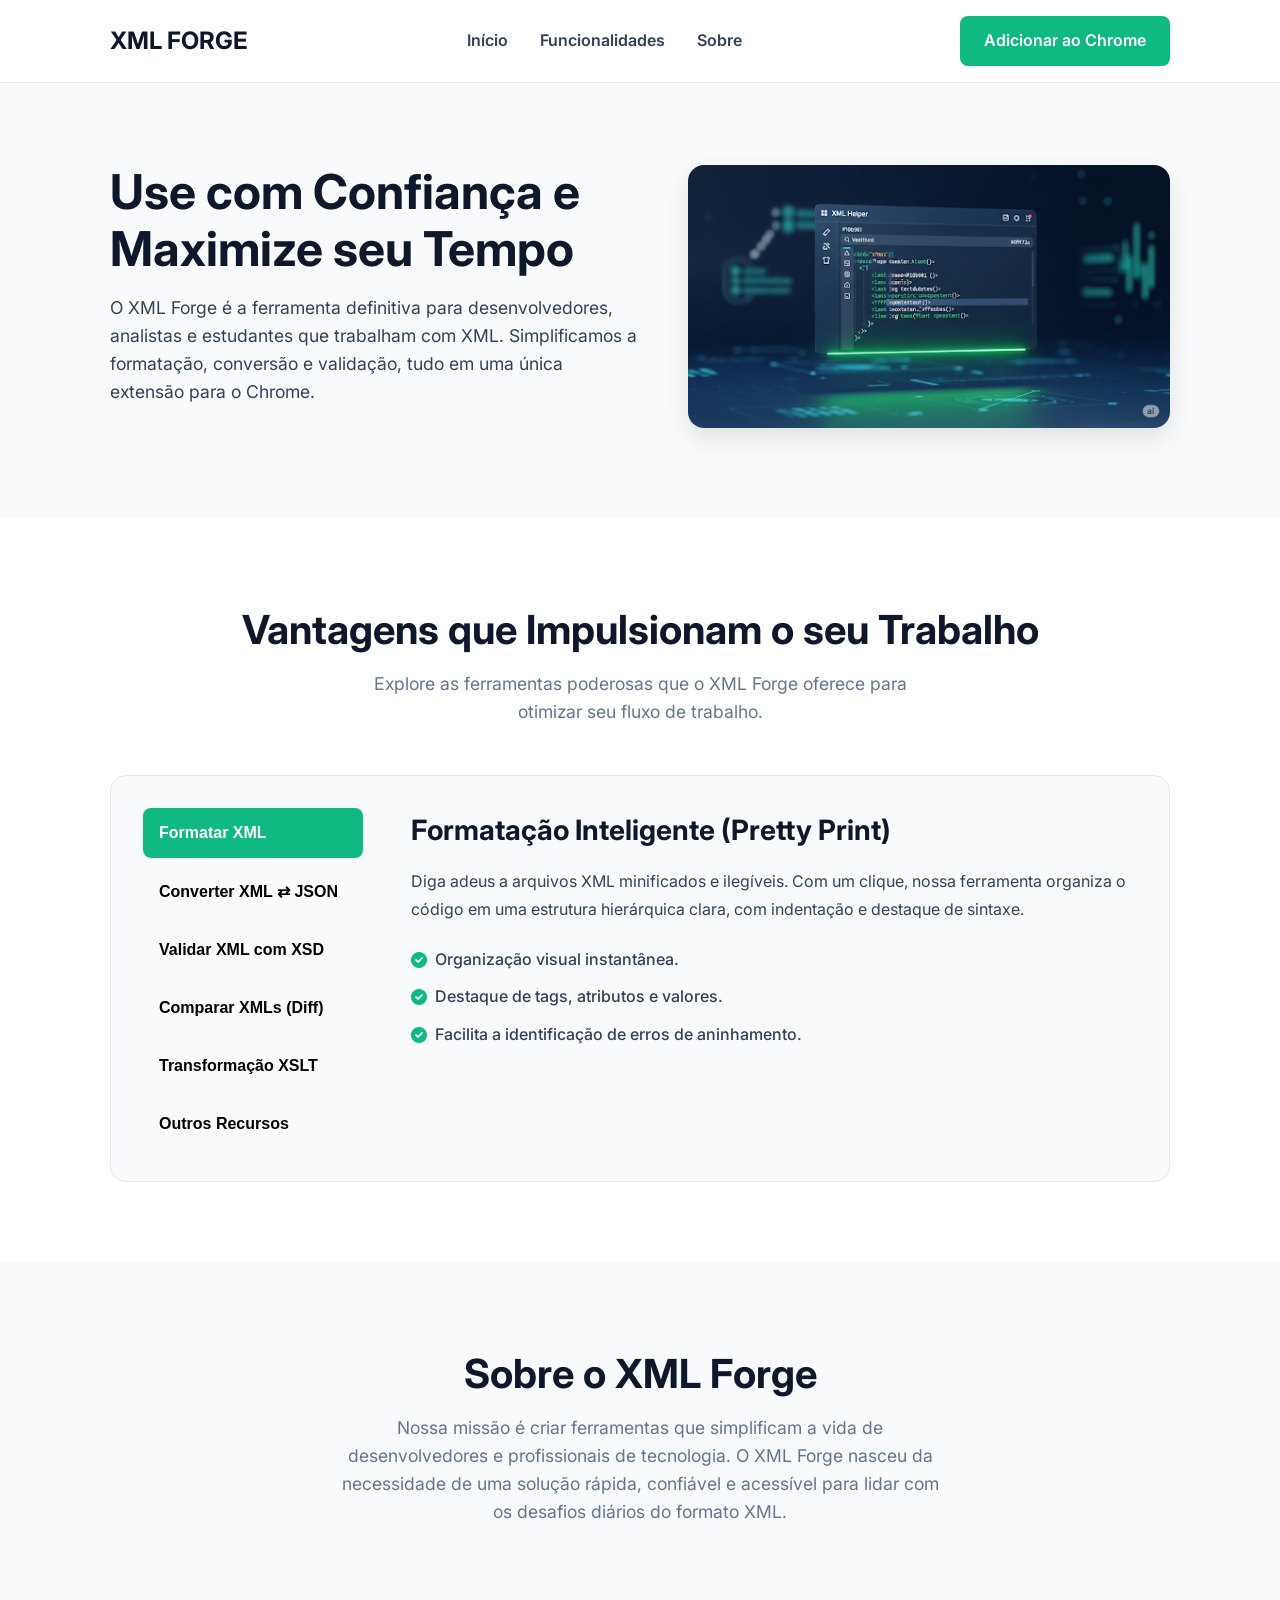
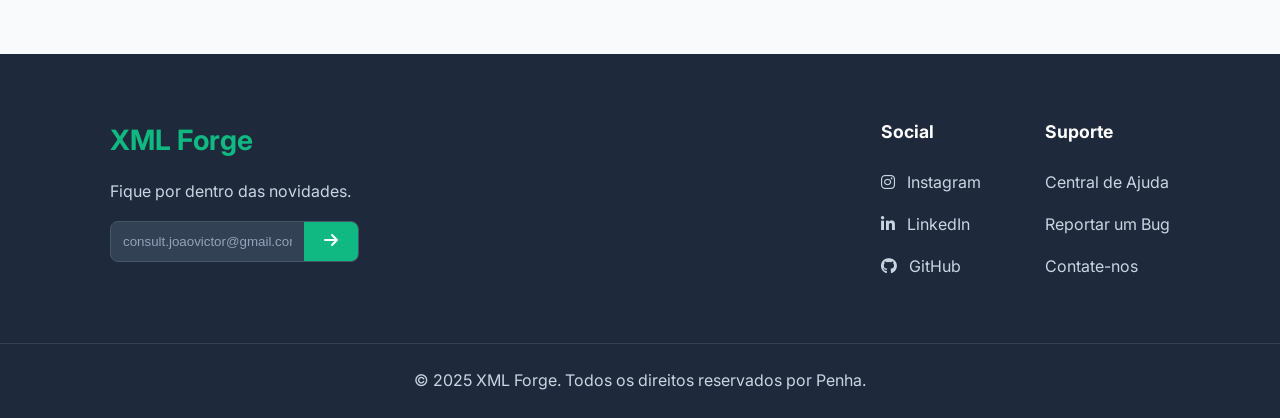
<file: index.html>
<!DOCTYPE html>
<html lang="pt-BR">
<head>
    <meta charset="UTF-8">
    <meta name="viewport" content="width=device-width, initial-scale=1.0">
    <title>XML Forge - Sua Ferramenta XML Definitiva</title>
    
    <link rel="stylesheet" href="style.css">
    <link href="https://fonts.googleapis.com/css2?family=Inter:wght@400;600;700&display=swap" rel="stylesheet">
    <link rel="stylesheet" href="https://cdnjs.cloudflare.com/ajax/libs/font-awesome/6.0.0-beta3/css/all.min.css">
    
    <link rel="icon" href="assets/favicon.ico" type="image/x-icon">
</head>
<body>

    <header class="header">
        <div class="container">
            <nav class="navbar">
                <a href="#inicio" class="logo">XML FORGE</a>
                <ul class="nav-menu">
                    <li><a class="nav-link" href="#inicio">Início</a></li>
                    <li><a class="nav-link" href="#funcionalidades">Funcionalidades</a></li>
                    <li><a class="nav-link" href="#sobre">Sobre</a></li>
                </ul>
                <a href="https://chromewebstore.google.com/detail/gmmhiclihebaccmhemmkkgfgifpbhplc?utm_source=item-share-cb" class="btn btn-primary cta-button">Adicionar ao Chrome</a>
                <div class="hamburger-menu">
                    <i class="fas fa-bars"></i>
                </div>
            </nav>
        </div>
    </header>

    <main>
        <section id="inicio" class="hero">
            <div class="container hero-content">
                <div class="hero-text">
                    <h1>Use com Confiança e Maximize seu Tempo</h1>
                    <p>O XML Forge é a ferramenta definitiva para desenvolvedores, analistas e estudantes que trabalham com XML. Simplificamos a formatação, conversão e validação, tudo em uma única extensão para o Chrome.</p>
                </div>
                <div class="hero-image">
                    <img src="assets/hero-image.png" alt="Interface da ferramenta XML Forge">
                </div>
            </div>
        </section>

        <section id="funcionalidades" class="features-detailed">
            <div class="container">
                <div class="section-header">
                    <h2>Vantagens que Impulsionam o seu Trabalho</h2>
                    <p>Explore as ferramentas poderosas que o XML Forge oferece para otimizar seu fluxo de trabalho.</p>
                </div>
                <div class="features-content">
                    <div class="features-sidebar">
                        <button class="feature-tab-button active" data-target="formatar">Formatar XML</button>
                        <button class="feature-tab-button" data-target="converter">Converter XML ⇄ JSON</button>
                        <button class="feature-tab-button" data-target="validar">Validar XML com XSD</button>
                        <button class="feature-tab-button" data-target="comparar">Comparar XMLs (Diff)</button>
                        <button class="feature-tab-button" data-target="transformar">Transformação XSLT</button>
                        <button class="feature-tab-button" data-target="outros">Outros Recursos</button>
                    </div>
                    <div class="features-display">
                        <div class="feature-pane active" id="formatar">
                            <h3>Formatação Inteligente (Pretty Print)</h3>
                            <p>Diga adeus a arquivos XML minificados e ilegíveis. Com um clique, nossa ferramenta organiza o código em uma estrutura hierárquica clara, com indentação e destaque de sintaxe.</p>
                            <ul>
                                <li><i class="fas fa-check-circle check"></i> Organização visual instantânea.</li>
                                <li><i class="fas fa-check-circle check"></i> Destaque de tags, atributos e valores.</li>
                                <li><i class="fas fa-check-circle check"></i> Facilita a identificação de erros de aninhamento.</li>
                            </ul>
                        </div>
                        <div class="feature-pane" id="converter">
                            <h3>Conversão Bidirecional: XML ⇄ JSON</h3>
                            <p>Trabalhe com a flexibilidade que seu projeto exige. Converta arquivos XML para JSON para usar em APIs RESTful, ou converta JSON de volta para XML para integrar com sistemas legados.</p>
                            <ul>
                                <li><i class="fas fa-check-circle check"></i> Interoperabilidade entre sistemas.</li>
                                <li><i class="fas fa-check-circle check"></i> Conversão rápida e precisa.</li>
                                <li><i class="fas fa-check-circle check"></i> Mantém a estrutura de dados intacta.</li>
                            </ul>
                        </div>
                        <div class="feature-pane" id="validar">
                            <h3>Validação Robusta com XSD</h3>
                            <p>Garanta a integridade e a qualidade dos seus dados. Valide seus documentos XML contra um arquivo de esquema (XSD) para certificar que a estrutura e as regras estão sendo seguidas.</p>
                            <ul>
                                <li><i class="fas fa-check-circle check"></i> Assegura a conformidade com padrões.</li>
                                <li><i class="fas fa-check-circle check"></i> Relatórios de erro claros e detalhados.</li>
                                <li><i class="fas fa-check-circle check"></i> Aumenta a confiabilidade dos dados.</li>
                            </ul>
                        </div>
                        <div class="feature-pane" id="comparar">
                            <h3>Comparador de XMLs (Diff)</h3>
                            <p>Identifique rapidamente as diferenças entre duas versões de um arquivo XML. Nossa ferramenta de "diff" destaca visualmente as linhas e os valores que foram alterados.</p>
                            <ul>
                                <li><i class="fas fa-check-circle check"></i> Visualização lado a lado das diferenças.</li>
                                <li><i class="fas fa-check-circle check"></i> Economia de tempo na revisão de documentos.</li>
                                <li><i class="fas fa-check-circle check"></i> Perfeito para analisar logs e configurações.</li>
                            </ul>
                        </div>
                        <div class="feature-pane" id="transformar">
                            <h3>Transformação com XSLT</h3>
                            <p>Aplique folhas de estilo XSLT para transformar a estrutura de seus documentos XML, extrair dados específicos ou até mesmo converter seu XML em HTML.</p>
                            <ul>
                                <li><i class="fas fa-check-circle check"></i> Automatiza a reestruturação de dados.</li>
                                <li><i class="fas fa-check-circle check"></i> Gera relatórios e visualizações (HTML).</li>
                                <li><i class="fas fa-check-circle check"></i> Extrai informações complexas de forma programática.</li>
                            </ul>
                        </div>
                        <div class="feature-pane" id="outros">
                            <h3>Mais Recursos para Desenvolvedores</h3>
                            <p>O XML Forge vai além do básico, oferecendo um conjunto de utilitários que facilitam seu dia a dia.</p>
                            <ul>
                                <li><i class="fas fa-check-circle check"></i> Modo Dark/Light para conforto visual.</li>
                                <li><i class="fas fa-check-circle check"></i> Histórico de arquivos recentes.</li>
                                <li><i class="fas fa-check-circle check"></i> Copie e baixe resultados com um clique.</li>
                            </ul>
                        </div>
                    </div>
                </div>
            </div>
        </section>

        <section id="sobre" class="about-section">
            <div class="container">
                <div class="section-header">
                    <h2>Sobre o XML Forge</h2>
                    <p>Nossa missão é criar ferramentas que simplificam a vida de desenvolvedores e profissionais de tecnologia. O XML Forge nasceu da necessidade de uma solução rápida, confiável e acessível para lidar com os desafios diários do formato XML.</p>
                </div>
            </div>
        </section>
    </main>

    <footer class="footer">
        <div class="container footer-content">
            <div class="footer-brand">
                <h2>XML Forge</h2>
                <p>Fique por dentro das novidades.</p>
                <form class="subscribe-form">
                    <input type="email" placeholder="consult.joaovictor@gmail.com" required>
                    <button type="submit" aria-label="Inscrever-se"><i class="fas fa-arrow-right"></i></button>
                </form>
            </div>
            <div class="footer-links">
                <div class="links-column">
                    <h4>Social</h4>
                    <ul>
                        <li><a href="#"><i class="fab fa-instagram"></i> Instagram</a></li>
                        <li><a href="#"><i class="fab fa-linkedin-in"></i> LinkedIn</a></li>
                        <li><a href="#"><i class="fab fa-github"></i> GitHub</a></li>
                    </ul>
                </div>
                <div class="links-column">
                    <h4>Suporte</h4>
                    <ul>
                        <li><a href="#">Central de Ajuda</a></li>
                        <li><a href="#">Reportar um Bug</a></li>
                        <li><a href="#">Contate-nos</a></li>
                    </ul>
                </div>
            </div>
        </div>
        <div class="footer-bottom">
            <p>&copy; 2025 XML Forge. Todos os direitos reservados por Penha.</p>
        </div>
    </footer>

    <script src="script.js"></script>
</body>
</html>
</file>
<file: style.css>
/* Importação da Fonte */
@import url('https://fonts.googleapis.com/css2?family=Inter:wght@400;500;600;700&display=swap');

/* Reset Básico e Variáveis de Cor */
:root {
    --primary-color: #10b981;
    --primary-hover: #059669;
    --dark-blue: #0f172a;
    --light-gray: #f8fafc;
    --text-color: #334155;
    --white: #ffffff;
    --border-color: #e2e8f0;
    --footer-bg: #1e293b;
}

* {
    margin: 0;
    padding: 0;
    box-sizing: border-box;
    scroll-behavior: smooth;
}

body {
    font-family: 'Inter', sans-serif;
    color: var(--text-color);
    background-color: var(--white);
    line-height: 1.6;
}

.container {
    max-width: 1100px;
    margin: 0 auto;
    padding: 0 20px;
}

/* Header e Navegação */
.header {
    background-color: rgba(255, 255, 255, 0.8);
    padding: 1rem 0;
    border-bottom: 1px solid var(--border-color);
    position: sticky;
    top: 0;
    z-index: 100;
    backdrop-filter: blur(10px);
}

.navbar {
    display: flex;
    justify-content: space-between;
    align-items: center;
}

.logo {
    font-size: 1.5rem;
    font-weight: 700;
    color: var(--dark-blue);
    text-decoration: none;
}

.nav-menu {
    display: flex;
    list-style: none;
    gap: 2rem;
    align-items: center;
}

.nav-menu a {
    text-decoration: none;
    color: var(--text-color);
    font-weight: 600;
    transition: color 0.3s;
}

.nav-menu a:hover {
    color: var(--primary-color);
}

.hamburger-menu {
    display: none;
    cursor: pointer;
    font-size: 1.5rem;
}

.btn {
    padding: 0.75rem 1.5rem;
    border-radius: 8px;
    text-decoration: none;
    font-weight: 600;
    transition: background-color 0.3s, transform 0.2s;
    display: inline-block;
}

.btn:hover {
    transform: translateY(-2px);
}

.btn-primary {
    background-color: var(--primary-color);
    color: var(--white);
}

.btn-primary:hover {
    background-color: var(--primary-hover);
}

/* Seção Hero */
.hero {
    padding: 5rem 0;
    background-color: var(--light-gray);
}

.hero-content {
    display: flex;
    align-items: center;
    justify-content: space-between;
    gap: 3rem;
}

.hero-text {
    max-width: 50%;
}

.hero-text h1 {
    font-size: 3rem;
    line-height: 1.2;
    color: var(--dark-blue);
    margin-bottom: 1rem;
}

.hero-text p {
    font-size: 1.1rem;
    margin-bottom: 2rem;
}

.btn-lg {
    padding: 1rem 2rem;
    font-size: 1.1rem;
}

.hero-image img {
    max-width: 100%;
    border-radius: 16px;
    box-shadow: 0 10px 25px rgba(0,0,0,0.1);
}

/* Seções Gerais */
.section-header {
    text-align: center;
    margin-bottom: 3rem;
}

.section-header h2 {
    font-size: 2.5rem;
    color: var(--dark-blue);
    margin-bottom: 0.5rem;
}

.section-header p {
    max-width: 600px;
    margin: 0 auto;
    font-size: 1.1rem;
    color: #64748b;
}

/* Seção de Funcionalidades Detalhadas */
.features-detailed {
    padding: 5rem 0;
}

.features-content {
    display: flex;
    gap: 3rem;
    background: var(--light-gray);
    padding: 2rem;
    border-radius: 16px;
    border: 1px solid var(--border-color);
}

.features-sidebar {
    display: flex;
    flex-direction: column;
    gap: 0.5rem;
    flex-basis: 220px;
    flex-shrink: 0;
}

.feature-tab-button {
    padding: 1rem;
    border: none;
    background: transparent;
    text-align: left;
    font-size: 1rem;
    font-weight: 600;
    border-radius: 8px;
    cursor: pointer;
    transition: background-color 0.3s, color 0.3s;
}

.feature-tab-button:hover {
    background-color: #e2e8f0;
}

.feature-tab-button.active {
    background-color: var(--primary-color);
    color: var(--white);
}

.features-display {
    flex: 1;
}

.feature-pane { display: none; }
.feature-pane.active { display: block; animation: fadeIn 0.5s; }
.feature-pane h3 { font-size: 1.75rem; color: var(--dark-blue); margin-bottom: 1rem; }
.feature-pane p { line-height: 1.7; margin-bottom: 1.5rem; }
.feature-pane ul { list-style: none; }
.feature-pane ul li { margin-bottom: 0.75rem; font-weight: 500; display: flex; align-items: center; gap: 0.5rem; }
.feature-pane .check { color: var(--primary-color); }

@keyframes fadeIn {
    from { opacity: 0; transform: translateY(10px); }
    to { opacity: 1; transform: translateY(0); }
}

/* Seção de Preços */
#planos {
    padding: 5rem 0;
    background-color: var(--dark-blue);
    color: var(--white);
}

#planos .section-header h2, #planos .section-header p {
    color: var(--white);
}

.pricing-cards {
    display: flex;
    justify-content: center;
    gap: 2rem;
    margin-top: 3rem;
    flex-wrap: wrap;
}

.card {
    background-color: var(--white);
    color: var(--dark-blue);
    padding: 2.5rem;
    border-radius: 12px;
    width: 320px;
    text-align: center;
    border: 1px solid var(--border-color);
    transition: transform 0.3s, box-shadow 0.3s;
}

.card:hover {
    transform: translateY(-10px);
    box-shadow: 0 15px 30px rgba(0,0,0,0.1);
}

.pro-card {
    background-color: var(--primary-color);
    color: var(--white);
    transform: scale(1.05);
    border: none;
}

.pro-card:hover {
    transform: scale(1.05) translateY(-10px);
}

.card h3 { font-size: 1.5rem; margin-bottom: 0.5rem; }
.card .price { font-size: 2.5rem; font-weight: 700; margin-bottom: 1rem; }
.card .price-period { font-size: 1rem; font-weight: 400; color: #64748b; }
.pro-card .price { color: var(--white); }
.pro-card .price-period { color: rgba(255, 255, 255, 0.8); }
.card ul { list-style: none; text-align: left; margin: 2rem 0; }
.card ul li { margin-bottom: 1rem; display: flex; align-items: center; gap: 0.5rem; }
.check { color: var(--primary-color); font-weight: bold; }
.cross { color: #ef4444; font-weight: bold; }
.pro-card .check { color: var(--white); }

.btn-secondary {
    background-color: transparent;
    color: var(--primary-color);
    border: 1px solid var(--primary-color);
}
.btn-secondary:hover { background-color: #f0fdf4; }
.pro-card .btn-primary { background-color: var(--white); color: var(--primary-color); }
.pro-card .btn-primary:hover { background-color: #f0fdf4; }

/* Seção Sobre */
.about-section {
    padding: 5rem 0;
    background-color: var(--light-gray);
}

/* Rodapé */
.footer {
    background-color: var(--footer-bg);
    color: #cbd5e1;
    padding-top: 4rem;
}

.footer-content {
    display: flex;
    justify-content: space-between;
    gap: 3rem;
    padding-bottom: 3rem;
    flex-wrap: wrap;
}

.footer-brand h2 {
    color: var(--primary-color);
    font-size: 1.75rem;
    margin-bottom: 1rem;
}

.footer-brand p { margin-bottom: 1rem; }

.subscribe-form {
    display: flex;
    border: 1px solid #475569;
    border-radius: 8px;
    overflow: hidden;
    max-width: 300px;
    background-color: #334155;
}

.subscribe-form input {
    flex: 1;
    padding: 0.75rem;
    border: none;
    background: transparent;
    color: var(--white);
}

.subscribe-form input::placeholder { color: #94a3b8; }
.subscribe-form input:focus { outline: none; }

.subscribe-form button {
    background-color: var(--primary-color);
    border: none;
    color: var(--white);
    padding: 0 1.25rem;
    cursor: pointer;
    font-size: 1rem;
    transition: background-color 0.3s;
}

.subscribe-form button:hover {
    background-color: var(--primary-hover);
}

.footer-links { display: flex; gap: 4rem; }
.links-column h4 { color: var(--white); margin-bottom: 1.5rem; font-size: 1.1rem; }
.links-column ul { list-style: none; }
.links-column ul li { margin-bottom: 1rem; }
.links-column a { color: #cbd5e1; text-decoration: none; transition: color 0.3s; }
.links-column a:hover { color: var(--primary-color); }
.links-column a i { margin-right: 0.5rem; }

.footer-bottom {
    border-top: 1px solid #334155;
    text-align: center;
    padding: 1.5rem 0;
}

/* --- MEDIA QUERIES PARA RESPONSIVIDADE --- */

@media (max-width: 768px) {
    .nav-menu {
        display: none;
        flex-direction: column;
        position: absolute;
        top: 65px;
        left: 0;
        width: 100%;
        background-color: var(--white);
        border-bottom: 1px solid var(--border-color);
        padding: 1rem 0;
        gap: 1.5rem;
    }
    .nav-menu.active {
        display: flex;
    }
    .hamburger-menu {
        display: block;
    }
    .cta-button {
        display: none;
    }
    .hero-content {
        flex-direction: column;
        text-align: center;
    }
    .hero-text {
        max-width: 100%;
    }
    .hero-text h1 {
        font-size: 2.5rem;
    }
    .features-content {
        flex-direction: column;
    }
    .features-sidebar {
        flex-direction: row;
        overflow-x: auto;
        flex-basis: auto;
        padding-bottom: 1rem;
    }
    .feature-tab-button {
        white-space: nowrap;
    }
    .footer-content, .footer-links {
        flex-direction: column;
        text-align: center;
        gap: 2rem;
    }
    .subscribe-form {
        margin: 0 auto;
    }
}

@media (max-width: 480px) {
    .hero-text h1 {
        font-size: 2rem;
    }
    .section-header h2 {
        font-size: 2rem;
    }
    .card {
        width: 100%;
        transform: none !important; /* Remove scaling on mobile for better layout */
    }
}
</file>
